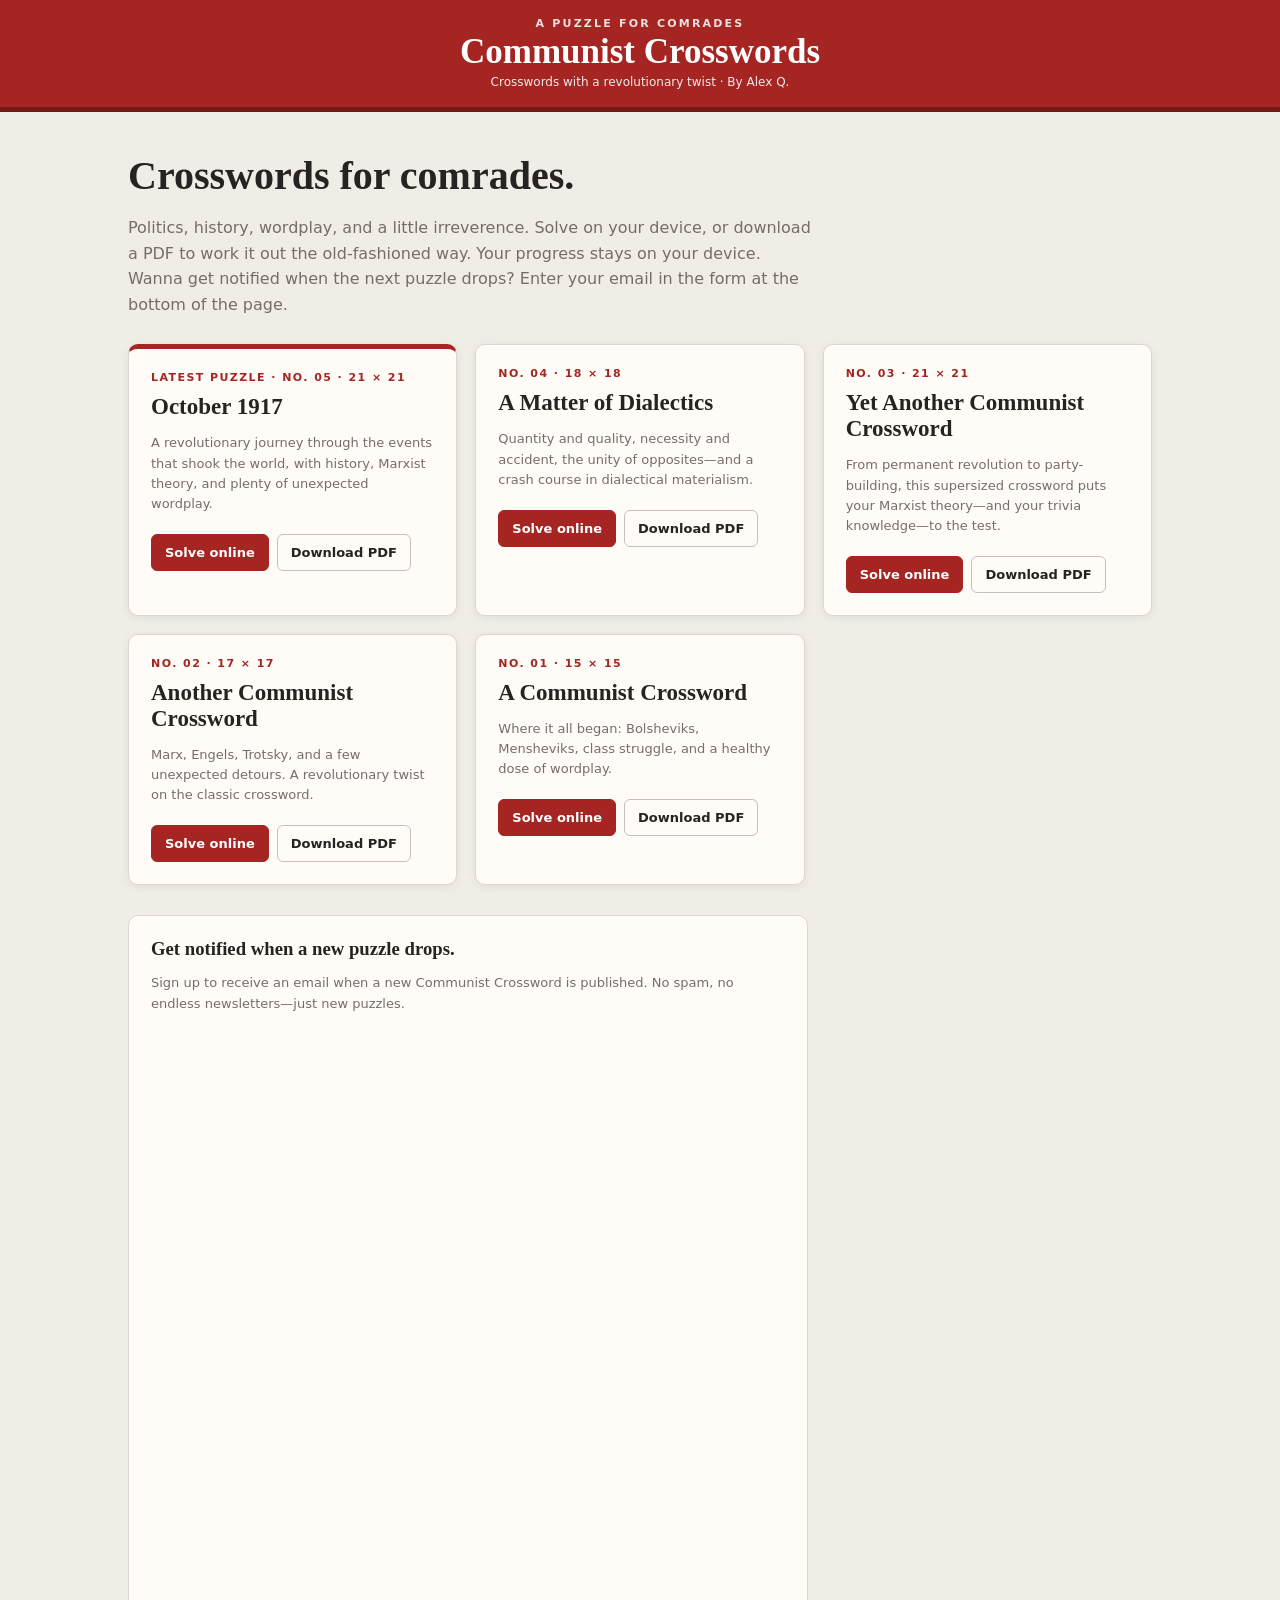
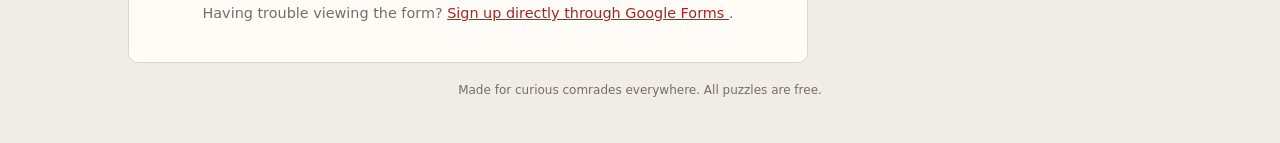
<file: index.html>
<!DOCTYPE html>
<html lang="en">
 <head>
  <meta charset="utf-8"/>
  <meta content="width=device-width,initial-scale=1" name="viewport"/>
  <meta content="#9b231e" name="theme-color"/>
  <link href="styles.css" rel="stylesheet"/>
  <title>
   Communist Crosswords &mdash; By Alex Q.
  </title>
  <meta content="Free printable and interactive communist-themed crosswords for comrades." name="description"/>
 </head>
 <body>
  <header>
   <div class="eyebrow">
    A PUZZLE FOR COMRADES
   </div>
   <h1>
    Communist Crosswords
   </h1>
   <p>
    Crosswords with a revolutionary twist &middot; By Alex Q.
   </p>
  </header>
  <main class="directory">
   <section class="hero">
    <h2>
     Crosswords for comrades.
    </h2>
    <p>
     Politics, history, wordplay, and a little irreverence. Solve on your device, or download a PDF to work it out the old-fashioned way. Your progress stays on your device. Wanna get notified when the next puzzle drops? Enter your email in the form at the bottom of the page.
    </p>
   </section>
   <section aria-label="Puzzle archive" class="archive">
    <article class="archive-card featured">
     <div class="num">
      LATEST PUZZLE &middot; NO. 05 &middot; 21 &times; 21
     </div>
     <h3>
      October 1917
     </h3>
     <p>
      A revolutionary journey through the events that shook the world, with history, Marxist theory, and plenty of unexpected wordplay.
     </p>
     <div class="meta" id="status-005">
     </div>
     <div class="card-actions">
      <a class="primary" href="puzzle.html?id=005">
       Solve online
      </a>
      <a download="" href="pdfs/005.pdf">
       Download PDF
      </a>
     </div>
    </article>
    <article class="archive-card">
     <div class="num">
      NO. 04 &middot; 18 &times; 18
     </div>
     <h3>
      A Matter of Dialectics
     </h3>
     <p>
      Quantity and quality, necessity and accident, the unity of opposites&mdash;and a crash course in dialectical materialism.
     </p>
     <div class="meta" id="status-004">
     </div>
     <div class="card-actions">
      <a class="primary" href="puzzle.html?id=004">
       Solve online
      </a>
      <a download="" href="pdfs/004.pdf">
       Download PDF
      </a>
     </div>
    </article>
    <article class="archive-card">
     <div class="num">
      NO. 03 &middot; 21 &times; 21
     </div>
     <h3>
      Yet Another Communist Crossword
     </h3>
     <p>
      From permanent revolution to party-building, this supersized crossword puts your Marxist theory&mdash;and your trivia knowledge&mdash;to the test.
     </p>
     <div class="meta" id="status-003">
     </div>
     <div class="card-actions">
      <a class="primary" href="puzzle.html?id=003">
       Solve online
      </a>
      <a download="" href="pdfs/003.pdf">
       Download PDF
      </a>
     </div>
    </article>
    <article class="archive-card">
     <div class="num">
      NO. 02 &middot; 17 &times; 17
     </div>
     <h3>
      Another Communist Crossword
     </h3>
     <p>
      Marx, Engels, Trotsky, and a few unexpected detours. A revolutionary twist on the classic crossword.
     </p>
     <div class="meta" id="status-002">
     </div>
     <div class="card-actions">
      <a class="primary" href="puzzle.html?id=002">
       Solve online
      </a>
      <a download="" href="pdfs/002.pdf">
       Download PDF
      </a>
     </div>
    </article>
    <article class="archive-card">
     <div class="num">
      NO. 01 &middot; 15 &times; 15
     </div>
     <h3>
      A Communist Crossword
     </h3>
     <p>
      Where it all began: Bolsheviks, Mensheviks, class struggle, and a healthy dose of wordplay.
     </p>
     <div class="meta" id="status-001">
     </div>
     <div class="card-actions">
      <a class="primary" href="puzzle.html?id=001">
       Solve online
      </a>
      <a download="" href="pdfs/001.pdf">
       Download PDF
      </a>
     </div>
    </article>
   </section>
   <section aria-label="Email notifications" class="newsletter">
    <h3>
     Get notified when a new puzzle drops.
    </h3>
    <p>
     Sign up to receive an email when a new Communist Crossword is published. No spam, no endless newsletters&mdash;just new puzzles.
    </p>
    <iframe height="560" loading="lazy" src="https://docs.google.com/forms/d/e/1FAIpQLSfXoE6P3_UR-JoI7Uy0r5KGLU6Bb4yHkH_Qrn7OQEs7HDzUZQ/viewform?embedded=true" style="display:block;width:100%;max-width:640px;height:560px;margin:0 auto;border:0;" title="Subscribe to Communist Crossword notifications" width="640">
     Loading signup form&hellip;
    </iframe>
    <p style="text-align:center;font-size:0.9rem">
     Having trouble viewing the form?
     <a href="https://docs.google.com/forms/d/e/1FAIpQLSfXoE6P3_UR-JoI7Uy0r5KGLU6Bb4yHkH_Qrn7OQEs7HDzUZQ/viewform" rel="noopener noreferrer" target="_blank">
      Sign up directly through Google Forms
     </a>
     .
    </p>
   </section>
   <p class="footer">
    Made for curious comrades everywhere. All puzzles are free.
   </p>
  </main>
  <script>
   // Show each puzzle's saved progress on its archive card.
    for (let i = 1; i <= 5; i++) {
      const id = String(i).padStart(3, '0');
      try {
        const progress = JSON.parse(
          localStorage.getItem('communist_crossword_progress_' + id) || '{}'
        );
        const status = document.getElementById('status-' + id);

        if (progress.completed) {
          status.innerHTML = '<span class="status-complete">✓ Completed on this device</span>';
        } else if (Array.isArray(progress.letters) && progress.letters.some(Boolean)) {
          status.innerHTML = '<span class="status-started">In progress</span>';
        }
      } catch {
        // Storage may be unavailable in some browser privacy modes.
      }
    }
  </script>
 </body>
</html>
</file>
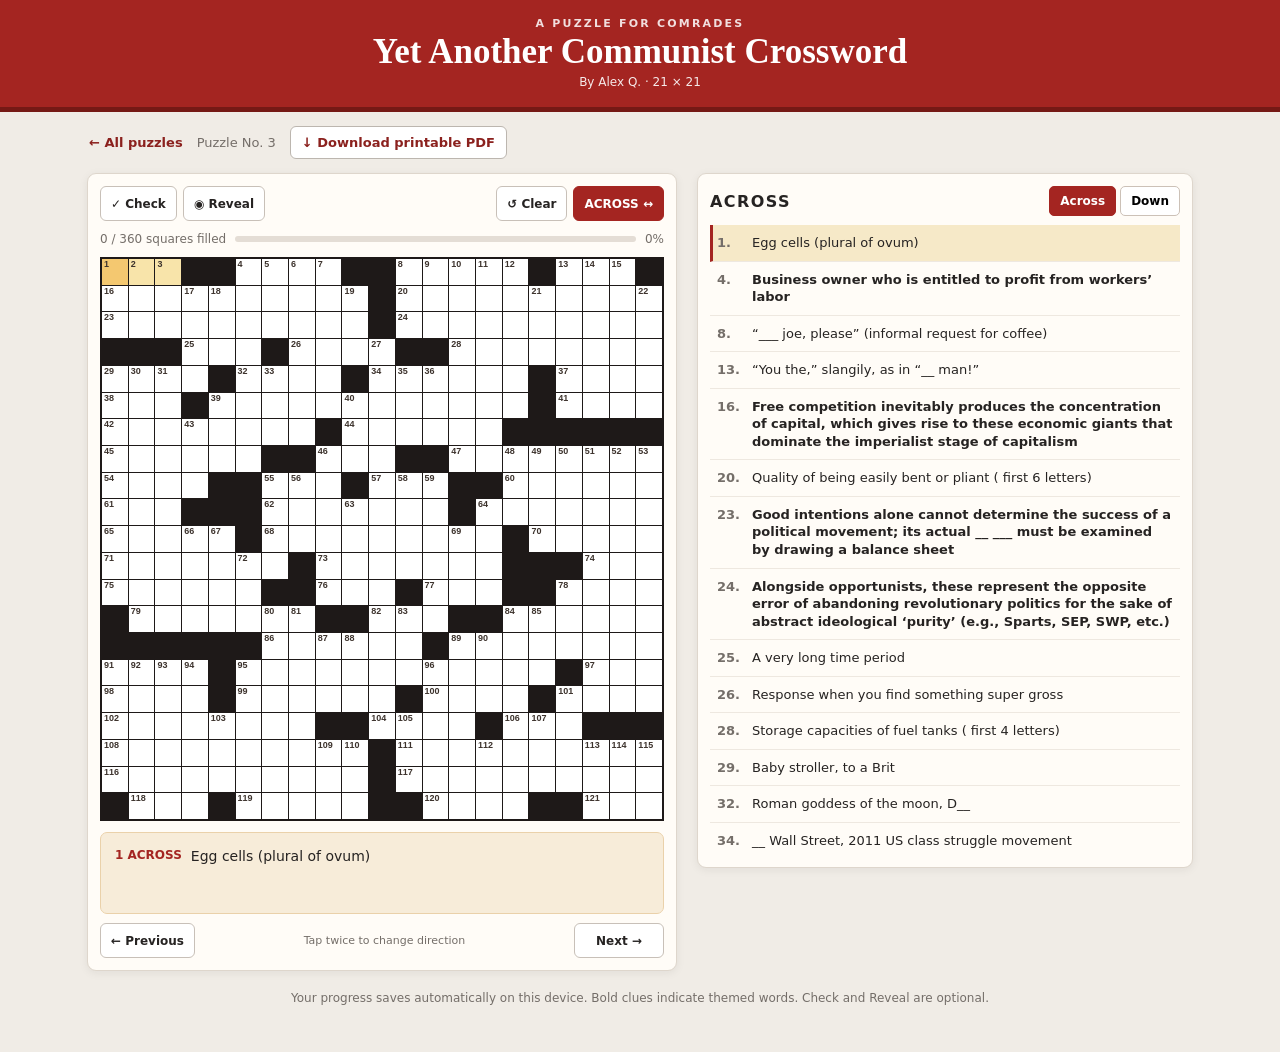
<file: puzzle.html>
<!doctype html><html lang="en"><head><meta charset="utf-8"><meta name="viewport" content="width=device-width,initial-scale=1"><meta name="theme-color" content="#9b231e"><link rel="stylesheet" href="styles.css"><title>Solve a Communist Crossword</title></head><body><header><div class="eyebrow">A PUZZLE FOR COMRADES</div><h1>Communist Crosswords</h1><p>Crosswords with a revolutionary twist · By Alex Q.</p></header>

<nav class="site-nav"><a href="index.html">← All puzzles</a><span class="meta" id="puzzleMeta"></span><a class="pdf-link" download="" href="pdfs/002.pdf" id="downloadPdf">↓ Download printable PDF</a></nav><main class="shell"><div class="layout"><section aria-label="Interactive crossword" class="puzzle-card"><div class="tools"><div class="group"><button class="button" id="checkBtn">✓ Check</button><button class="button" id="revealBtn">◉ Reveal</button></div><div class="group"><button class="button" id="clearBtn">↺ Clear</button><button class="button primary" id="directionBtn">ACROSS ↔</button></div></div><div class="progress"><span id="progressText">0 / 0 squares filled</span><div class="track"><div class="fill" id="fill"></div></div><span id="percent">0%</span></div><div aria-label="17 by 17 crossword grid" class="grid" id="grid" role="grid"></div><div class="current-clue" id="currentClue"><span class="clnum" id="currentNum"></span><span class="cltext" id="currentText"></span></div><div class="nav"><button class="button" id="prev">← Previous</button><span class="hint">Tap twice to change direction</span><button class="button" id="next">Next →</button></div></section><section class="clues-card"><div class="clues-header"><h2 id="listTitle">ACROSS</h2><div class="tabs"><button class="on" id="acrossTab">Across</button><button id="downTab">Down</button></div></div><div aria-label="Clues" class="clue-list" id="clueList"></div></section></div><div class="footer">Your progress saves automatically on this device. Bold clues indicate themed words. Check and Reveal are optional.</div></main>
<input aria-label="Enter crossword letters" autocapitalize="characters" autocomplete="off" autocorrect="off" id="typebox" inputmode="text" spellcheck="false" type="text"/>
<div class="modal-backdrop hidden" id="modal"><div aria-labelledby="modalTitle" aria-modal="true" class="modal" role="dialog"><h2 id="modalTitle"></h2><p id="modalMessage"></p><div id="modalActions"></div><button class="button" id="modalClose">Close</button></div></div>
<script src="crossword.js" defer></script></body></html>
</file>
<file: styles.css>
:root{--red:#a42521;--dark:#1e1918;--paper:#fffcf7;--ink:#262322;--muted:#746e69;--line:#bcb6af;--sel:#f4c870;--active:#f8e4aa;--white:#fff;--wrong:#eeb5b0;--correct:#b9ddc2}*{box-sizing:border-box}html{scroll-behavior:smooth}body{margin:0;background:#f0ece6;color:var(--ink);font-family:system-ui,-apple-system,Segoe UI,Arial,sans-serif}button{font:inherit;cursor:pointer}header{background:var(--red);color:white;padding:17px 15px 15px;text-align:center;border-bottom:5px solid #751915}header .eyebrow{font-size:11px;letter-spacing:.20em;font-weight:750;opacity:.85}header h1{font-size:clamp(24px,5vw,35px);margin:2px 0 2px;font-family:Georgia,serif;font-weight:800}header p{margin:3px;font-size:12px;opacity:.9}.shell{max-width:1130px;margin:0 auto;padding:14px 12px 45px}.layout{display:grid;grid-template-columns:minmax(0,590px) minmax(250px,1fr);gap:20px;align-items:start}.puzzle-card,.clues-card{background:var(--paper);box-shadow:0 2px 10px #251b1711;border:1px solid #ded6cc;border-radius:9px;overflow:hidden}.puzzle-card{padding:12px}.tools{display:flex;gap:7px;flex-wrap:wrap;justify-content:space-between;align-items:center;margin-bottom:11px}.tools .group{display:flex;gap:6px;flex-wrap:wrap}.button{background:white;color:var(--ink);border:1px solid #c8c0b8;border-radius:6px;padding:8px 10px;font-weight:650;font-size:12px;min-height:35px}.button:hover{background:#f3eee8}.button.primary{background:var(--red);border-color:var(--red);color:#fff}.progress{display:flex;align-items:center;gap:9px;margin-bottom:11px;font-size:12px;color:var(--muted)}.track{height:6px;border-radius:10px;background:#e4ddd5;overflow:hidden;flex:1}.fill{height:100%;width:0;background:var(--red);transition:width .15s}.grid{display:grid;grid-template-columns:repeat(var(--grid-size,17),minmax(0,1fr));grid-template-rows:repeat(var(--grid-size,17),minmax(0,1fr));aspect-ratio:1/1;width:100%;touch-action:manipulation;border:2px solid var(--dark);background:var(--dark);gap:1px;user-select:none}.cell{background:white;position:relative;display:flex;justify-content:center;align-items:center;min-width:0;min-height:0;overflow:hidden;font-family:Arial,sans-serif;font-size:clamp(9px,2.5vw,23px);font-weight:650;line-height:1;cursor:pointer;border:0;border-radius:0;padding:0;color:#25201f}.cell.referenced{background:#c9e8ec}.cell.black{background:var(--dark);cursor:default}.cell.active{background:var(--active)}.cell.selected{background:var(--sel)}.cell.wrong{background:var(--wrong)}.cell.right{background:var(--correct)}.cell .num{position:absolute;top:1px;left:2px;font-size:clamp(5px,1.2vw,9px);font-weight:600;color:#3d332d}.cell .letter{transform:translateY(2px)}.cell.preset .letter{color:#a42521}.current-clue{background:#f7ecd9;border:1px solid #ead1aa;border-radius:7px;padding:13px 14px;margin-top:11px;display:flex;gap:9px;align-items:flex-start;min-height:82px}.current-clue .clnum{font-size:12px;color:var(--red);font-weight:800;white-space:nowrap;padding-top:2px}.current-clue .cltext{font-size:14px;line-height:1.45}.current-clue.theme .cltext{font-weight:750}.nav{display:flex;align-items:center;justify-content:space-between;margin-top:9px;gap:8px}.nav .button{min-width:90px}.hint{font-size:11px;color:var(--muted);text-align:center}.clues-card{padding:12px}.clues-header{display:flex;justify-content:space-between;align-items:center;gap:8px;margin-bottom:9px}.clues-header h2{font-size:16px;font-weight:900;letter-spacing:.09em;margin:0}.tabs{display:flex;gap:4px}.tabs button{padding:7px 10px;border:1px solid #ccc1b7;background:white;border-radius:5px;font-size:12px;font-weight:700}.tabs button.on{background:var(--red);color:white;border-color:var(--red)}.clue-list{height:min(690px,70vh);overflow:auto}.clue{display:flex;gap:8px;width:100%;padding:9px 7px;text-align:left;border:0;background:transparent;border-bottom:1px solid #eee8e0;font-size:13px;line-height:1.35;color:var(--ink)}.clue .n{width:27px;flex-shrink:0;color:var(--muted);font-weight:800}.clue.theme .copy{font-weight:750}.clue.active{background:#f6e9c8;border-left:3px solid var(--red);padding-left:4px}.clue:hover{background:#f9f0e7}.footer{font-size:12px;color:var(--muted);text-align:center;margin-top:18px;line-height:1.5}.modal-backdrop{position:fixed;inset:0;background:#0009;z-index:20;display:flex;justify-content:center;align-items:center;padding:20px}.modal{width:min(410px,100%);background:var(--paper);padding:22px;border-radius:11px;text-align:center;box-shadow:0 10px 60px #0004}.modal h2{font-family:Georgia,serif;font-size:27px;margin:2px 0 10px}.modal p{line-height:1.5}.modal .button{margin:5px}.hidden{display:none!important}#typebox{position:fixed;left:0;top:0;width:1px;height:1px;opacity:0;font-size:16px;pointer-events:none}body:has(#typebox:focus) .puzzle-card{outline:0}body:has(#typebox:focus) .cell.selected{outline:1px solid var(--red);outline-offset:-2px}@media(max-width:760px){header{padding:13px 8px}.shell{padding:8px 6px 40px}.layout{grid-template-columns:1fr;gap:10px}.puzzle-card{padding:8px}.clues-card{padding:10px}.clue-list{height:340px}.cell{font-size:clamp(12px,3.5vw,20px)}.cell .num{font-size:clamp(6px,1.7vw,8px);top:1px;left:1px}.current-clue{min-height:66px;padding:10px}.current-clue .cltext{font-size:13px}.button{padding:7px 9px}.hint{display:none}}@media(prefers-reduced-motion:reduce){html{scroll-behavior:auto}.fill{transition:none}}

.site-nav{max-width:1130px;margin:0 auto;padding:14px 14px 0;display:flex;gap:14px;align-items:center;flex-wrap:wrap}.site-nav a{color:#8b211e;font-weight:750;text-decoration:none;font-size:13px}.meta{font-size:13px;color:#746e69}.pdf-link{display:inline-block;padding:8px 11px;border:1px solid #bcb6af;border-radius:6px;background:white;color:#262322;text-decoration:none;font-size:12px;font-weight:700}.subscribe-note{font-size:12px;color:#746e69}.directory{max-width:1060px;margin:0 auto;padding:32px 18px}.hero{margin:8px 0 27px}.hero h2{font-family:Georgia,serif;font-size:clamp(27px,5vw,40px);margin:0 0 7px}.hero p{line-height:1.6;color:#746e69;max-width:690px}.archive{display:grid;grid-template-columns:repeat(auto-fit,minmax(260px,1fr));gap:18px}.archive-card{background:#fffcf7;border:1px solid #ded6cc;border-radius:10px;padding:22px;box-shadow:0 2px 10px #251b1711}.archive-card.featured{border-top:5px solid #a42521}.archive-card .num{font-size:11px;letter-spacing:.13em;color:#a42521;font-weight:850}.archive-card h3{font-family:Georgia,serif;font-size:23px;margin:10px 0}.archive-card p{font-size:13px;color:#746e69;line-height:1.55}.card-actions{display:flex;gap:8px;flex-wrap:wrap;margin-top:20px}.card-actions a{display:inline-block;text-decoration:none;font-size:13px;font-weight:700;padding:10px 13px;border-radius:6px;border:1px solid #c8c0b8;color:#262322}.card-actions a.primary{background:#a42521;color:white;border-color:#a42521}.newsletter{margin:30px 0 0;background:#fffcf7;border:1px solid #ded6cc;border-radius:10px;padding:22px;max-width:680px}.newsletter h3{font-family:Georgia,serif;margin:0 0 5px}.newsletter p{font-size:13px;line-height:1.6;color:#746e69}.newsletter a{color:#a42521}.status-complete{font-size:12px;color:#287340;font-weight:800}.status-started{font-size:12px;color:#8b6519;font-weight:700}
</file>
